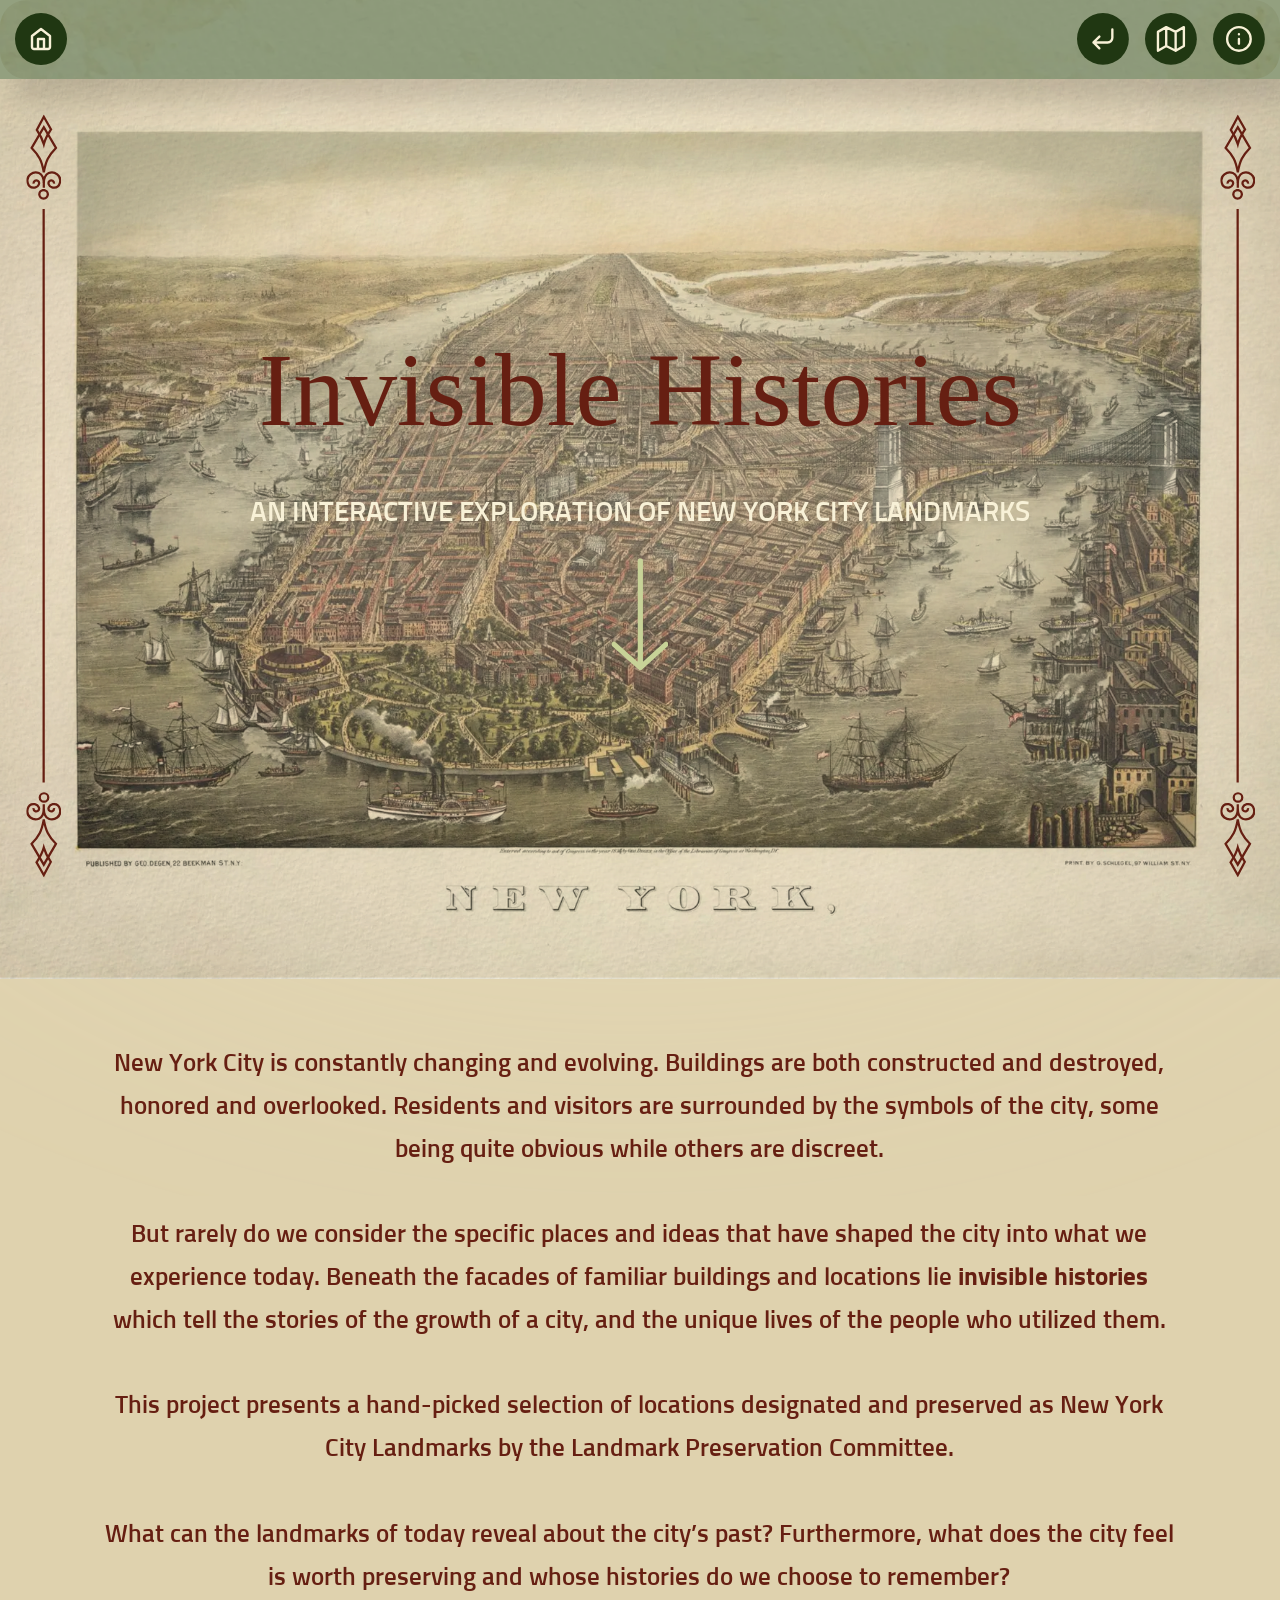
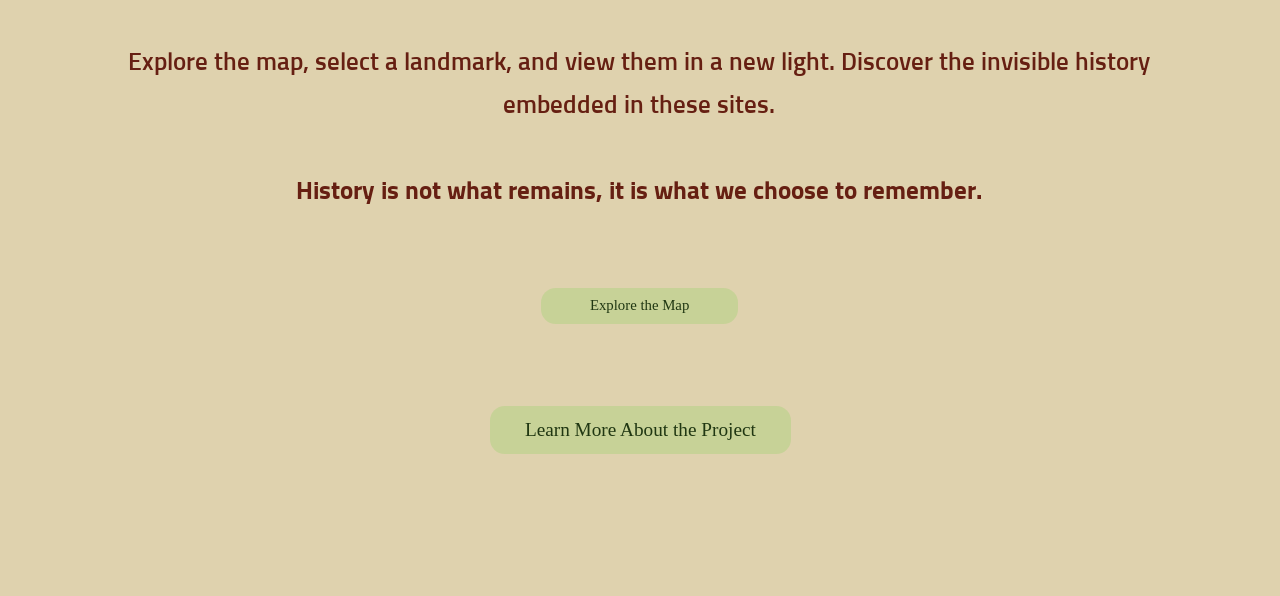
<file: index.html>
<!doctype html>
<html lang="en">
<head>
<meta charset="utf-8">
<meta name="viewport" content="width=device-width, initial-scale=1">
<title>Invisible Histories</title>
<link rel="preconnect" href="https://fonts.googleapis.com">
<link href="https://fonts.googleapis.com/css2?family=IM+Fell+Great+Primer:ital@0;1&family=IM+Fell+Great+Primer+SC&family=Inter:wght@400;600&family=Sunflower:wght@300;500;700&display=swap" rel="stylesheet">
<link href="https://api.mapbox.com/mapbox-gl-js/v3.9.4/mapbox-gl.css" rel="stylesheet">
<link href="css/figma.css" rel="stylesheet">
<link href="css/style.css" rel="stylesheet">
</head>
<body>
<nav class="nav z" aria-label="Site">
  <button class="nb home" data-go="" aria-label="Home"><img src="img/home.svg" alt=""></button>
  <button class="nb back" id="backBtn" aria-label="Back"><img src="img/nav-back.svg" alt=""></button>
  <button class="nb map" data-go="map" aria-label="Map"><img src="img/nav-map.svg" alt=""></button>
  <button class="nb info" data-go="info" aria-label="Info"><img src="img/nav-info.svg" alt=""></button>
</nav>

<!-- 01 Start -->
<main id="v-start" class="view">
  <div class="start z">
    <img class="abs" src="img/hero.webp" alt="1873 bird's-eye lithograph of New York by George Schlegel" style="left:-13px;top:44px;width:1751px;height:1278px;object-fit:cover">
    <img class="abs mult" src="img/tex4.webp" alt="" style="left:-122px;top:-40px;width:1969px;height:1362px;object-fit:cover;opacity:.4">
    <div class="abs mult" style="left:-59px;top:77px;width:1844px;height:1245px;overflow:hidden;opacity:.5"><img src="img/tex3.webp" alt="" style="position:absolute;left:0;top:-1.58%;width:100%;height:101.59%"></div>
    <img class="abs" src="img/ellipse.svg" alt="" style="left:-466.9px;top:-234px;width:2647.9px;height:1848.1px">
    <div class="orn" style="left:37px"><img src="img/ornL.svg" alt=""></div>
    <div class="orn" style="left:1650px"><img src="img/ornR.svg" alt=""></div>
    <h1 class="title">Invisible Histories</h1>
    <p class="sub">AN INTERACTIVE EXPLORATION OF NEW YORK CITY LANDMARKS</p>
    <a class="down" href="#intro" aria-label="Scroll to introduction"><img src="img/arrow.svg" alt=""></a>
    <div class="intro" id="intro">
      <p>New York City is constantly changing and evolving. Buildings are both constructed and destroyed, honored and overlooked. Residents and visitors are surrounded by the symbols of the city, some being quite obvious while others are discreet.</p>
      <p>But rarely do we consider the specific places and ideas that have shaped the city into what we experience today. Beneath the facades of familiar buildings and locations lie <b>invisible histories</b> which tell the stories of the growth of a city, and the unique lives of the people who utilized them.</p>
      <p>This project presents a hand-picked selection of locations designated and preserved as New York City Landmarks by the Landmark Preservation Committee.</p>
      <p>What can the landmarks of today reveal about the city’s past? Furthermore, what does the city feel is worth preserving and whose histories do we choose to remember?</p>
      <p>Explore the map, select a landmark, and view them in a new light. Discover the invisible history embedded in these sites.</p>
      <p><b>History is not what remains, it is what we choose to remember.</b></p>
    </div>
    <a class="btn" href="#map" style="left:731px;top:2549px;width:265px;height:48px;font-size:20px">Explore the Map</a>
    <a class="btn" href="#info" style="left:661px;top:2708px;width:407px;height:65px">Learn More About the Project</a>
  </div>
</main>

<!-- 02–15 Map (single Mapbox instance) -->
<main id="v-map" class="view">
  <div id="map" role="region" aria-label="Map of selected NYC landmarks"></div>
  <div id="card" class="card z" hidden></div>
  <section id="tip" class="tip z" role="dialog" aria-labelledby="tipH" hidden>
    <button type="button" aria-label="Close instructions">&times;</button>
    <h2 id="tipH">Explore the map</h2>
    <p>Click on a landmark to begin your journey.</p>
    <ul>
      <li>Drag to move around, scroll or use + / − to zoom.</li>
      <li>Hover over a photo and choose <b>Travel Here</b> to step into its history.</li>
      <li>Or pick a site from the Landmarks list.</li>
    </ul>
  </section>
  <section id="list" class="list z" aria-label="Landmark list">
    <h2>Landmarks</h2>
    <ol id="listItems"></ol>
  </section>
</main>

<!-- Landmark detail pages (Pass 2) -->
<main id="v-detail" class="view"><div id="detail" class="z"></div></main>

<!-- 17 Info (Pass 2) -->
<main id="v-info" class="view"><div class="z"><div id="infoBox"></div></div></main>

<div id="warp" aria-hidden="true"></div>
<script src="https://api.mapbox.com/mapbox-gl-js/v3.9.4/mapbox-gl.js"></script>
<script src="js/config.js"></script>
<script src="js/app.js"></script>
</body>
</html>
</file>
<file: css/style.css>
:root{--cream:#dfd2ae;--ivory:#f8f1d7;--rust:#661f12;--sage:#93a07f;--pale:#c7d297;--forest:#203712;--z:1}
*{box-sizing:border-box}
html,body{margin:0;background:var(--cream);color:var(--rust);font-family:Sunflower,sans-serif}
.z{zoom:var(--z)}
.abs{position:absolute}
.mult{mix-blend-mode:multiply}
.view{display:none}
.view.on{display:block}
:focus-visible{outline:3px solid #f8f1d7;outline-offset:3px;box-shadow:0 0 0 6px var(--forest)}

/* Nav */
.nav{position:fixed;top:0;left:0;width:1728px;height:106px;z-index:20;background:var(--nav,var(--sage));transition:background .4s;box-shadow:19px 29px 36px rgba(0,0,0,.14)}
.nav::before{content:"";position:absolute;inset:0;background:url(../img/paper.webp) center/cover;mix-blend-mode:multiply;opacity:.7;border-radius:36px}
.nb{position:absolute;top:18px;width:70px;height:70px;padding:0;border:0;border-radius:50%;background:none;cursor:pointer;transition:transform .2s}
.nb:hover{transform:scale(1.07)}
.nb img{width:70px;height:70px;display:block}
.nb.home{left:20px;top:18px;background:var(--ink,var(--forest));transition:background .4s,transform .2s;display:grid;place-items:center}
.nb.home img{width:32px;height:32px}
.nb.back{left:1454px}.nb.map{left:1546px}.nb.info{left:1638px}

/* Start */
.start{position:relative;width:1728px;height:2964px;overflow:hidden;background:var(--cream)}
.orn{position:absolute;top:157px;width:43.666px;height:1024px}
.orn img{position:absolute;left:50%;top:50%;width:1030.35px;height:46.66px;transform:translate(-50%,-50%) rotate(90deg)}
.title{position:absolute;left:864.5px;top:447px;width:1293px;transform:translateX(-50%);margin:0;font:400 140px/normal "IM Fell Great Primer SC",serif;color:var(--rust);text-align:center}
.sub{position:absolute;left:864px;top:661px;width:1134px;transform:translateX(-50%);margin:0;font-weight:500;font-size:38px;line-height:1.7;color:var(--ivory);text-align:center}
.down{position:absolute;left:828.9px;top:757px;width:70.2px;height:144.6px}
.down img{position:absolute;left:50%;top:50%;width:151.74px;height:77px;transform:translate(-50%,-50%) rotate(-90deg)}
.down:hover{transform:translateY(6px);transition:transform .2s}
.intro{position:absolute;left:863px;top:1408px;width:1450px;transform:translateX(-50%);font-weight:500;font-size:34px;line-height:1.7;text-align:center}
.intro p{margin:0 0 57.8px}
.intro b{font-weight:700}
.btn{position:absolute;display:grid;place-items:center;background:var(--pale);border-radius:20px;color:var(--forest);font:400 26px/1.7 "IM Fell Great Primer SC",serif;text-decoration:none;transition:filter .2s,transform .2s}
.btn:hover{filter:brightness(.93);transform:translateY(-2px)}

/* Map */
#v-map.on{position:fixed;inset:0}
#map{position:absolute;inset:0}
.mk{width:42px;height:63px;padding:0;border:0;background:none;cursor:pointer}
.mk .pin{display:block;width:42px;height:63px;transition:transform .2s;transform-origin:50% 100%}
.mk svg{display:block;width:100%;height:100%}
.mk:hover .pin,.mk:focus-visible .pin{transform:scale(1.18)}
.mk.sel{z-index:2}
.mk.sel .pin{transform:scale(1.45)}
.mk .lbl{position:absolute;left:50%;top:100%;transform:translateX(-50%);white-space:nowrap;font:600 15px Inter,system-ui,sans-serif;color:#3f3c34;text-shadow:0 0 3px #fff,0 0 3px #fff;pointer-events:none;opacity:0;transition:opacity .2s}
.mk:hover .lbl,.mk:focus-visible .lbl,.mk.sel .lbl{opacity:1}
.mk.sel .lbl{font-size:16px;top:calc(100% + 4px)}
.list .dot{display:inline-block;width:12px;height:12px;border-radius:50%;margin-right:8px;vertical-align:-1px;border:1px solid rgba(0,0,0,.25)}

.card{position:absolute;left:120px;border-radius:36px;overflow:hidden;box-shadow:20px 40px 50px rgba(0,0,0,.25);display:block;cursor:pointer;background:#fff;opacity:0;transform:translateY(12px);transition:opacity .45s,transform .45s}
.card[hidden]{display:none}
.card.show{opacity:1;transform:none}
.card.border{border:1px solid #000}
.card .ly{position:absolute;overflow:hidden}
.card .ly>img{position:absolute;max-width:none}
.card .tex{position:absolute;inset:0;background:url(../img/paper.webp) center/cover;mix-blend-mode:multiply;opacity:.7}
.card .hov{position:absolute;inset:0;opacity:0;transition:opacity .35s}
.card:hover .hov,.card:focus-visible .hov{opacity:1}
.card .go{position:absolute;inset:0;display:grid;place-items:center;font:400 64px "IM Fell Great Primer",serif;color:#fff;text-shadow:0 2px 12px rgba(0,0,0,.35)}

.list{position:absolute;right:28px;bottom:28px;width:340px;background:rgba(248,241,215,.94);border-radius:20px;padding:14px 18px;box-shadow:19px 29px 36px rgba(0,0,0,.14)}
.list h2{margin:0 0 6px;font:400 24px "IM Fell Great Primer SC",serif;color:var(--forest)}
.list ol{margin:0;padding-left:22px}
.list button{background:none;border:0;padding:3px 0;font:500 16px Sunflower,sans-serif;color:var(--rust);cursor:pointer;text-align:left}
.list button:hover,.list button[aria-current]{text-decoration:underline}
.mapboxgl-ctrl-top-right{top:calc(122px * var(--z))}

.pad{padding:180px 120px;width:1728px}
.stub{font-size:28px}

/* Figma-rendered detail pages */
.fg{position:relative;overflow:clip;margin:0 auto}
.fg *{box-sizing:border-box;border:0 solid}
.fg p,.fg h1,.fg h2{margin:0}
.fg img,.fg svg{display:block}
.fg button{font:inherit;color:inherit;background:none;padding:0;text-align:inherit}
.fg a{color:inherit}
.fg i.cc{font-style:normal}
.carousel .strip{transition:transform .6s cubic-bezier(.3,.7,.2,1)}
.fg .car-btn{position:absolute;width:var(--ab);height:var(--ab);top:var(--at);display:grid;place-items:center;border-radius:50%;background:var(--ink,#203712);color:#f8f1d7;cursor:pointer;transition:transform .2s,background .2s,filter .2s}
.fg .car-btn:hover{transform:scale(1.1);filter:brightness(1.25)}
.car-btn svg{width:70%;height:70%}
.car-btn.prev{left:var(--ap)}.car-btn.next{left:var(--an)}
.fg .car-btn:disabled{background:color-mix(in srgb,var(--ink,#203712) 28%,#f8f1d7);color:#fff;cursor:default;transform:none;filter:none}
.car-cap{position:absolute;left:var(--cl);top:var(--ct);width:var(--cw);font:500 18px/1.4 Sunflower,sans-serif;color:#203712;text-align:center;opacity:0;transition:opacity .3s}
.exp{cursor:pointer}
.exp>div:nth-child(-n+2){transition:left .55s cubic-bezier(.3,.7,.2,1)}
.exp.open>div:nth-child(-n+2){left:0!important}
.exp>.cc{position:absolute;left:calc(68.59% + 60px);top:50%;transform:translateY(-50%) rotate(180deg);color:#203712;transition:left .55s cubic-bezier(.3,.7,.2,1),transform .55s}
.exp.open>.cc{left:24px;transform:translateY(-50%)}
.exp-body{position:absolute;left:96px;top:56px;width:680px;max-height:488px;overflow:hidden;font:500 28px/1.6 Sunflower,sans-serif;color:#203712;opacity:0;transition:opacity .3s .2s}
.exp.open .exp-body{opacity:1}
.exp-body h3{margin:0 0 16px;font:400 44px "IM Fell Great Primer SC",serif}
.exp-body dl{margin:0;display:grid;grid-template-columns:230px 1fr;gap:6px 18px}
.exp-body dt{font-weight:700}.exp-body dd{margin:0}
/* Info page: Sources + Credits (appended below Figma layout) */
.info-extra{position:relative;padding:9020px 100px 160px;color:var(--rust);font:500 26px/1.6 Sunflower,sans-serif}
.info-extra h2{margin:0 0 24px;text-align:center;font:400 48px/1.7 "IM Fell Great Primer SC",serif}
.info-blank{height:200px}
.credits{display:grid;grid-template-columns:420px 1fr;gap:18px 40px;margin:0}
.credits dt{font-weight:700}.credits dd{margin:0}
.credits a{color:#94341b}
.credits-note{margin-top:40px;font-size:22px;opacity:.8}
/* decorative Figma layers never block interaction */
.fg *{pointer-events:none}
.fg .carousel,.fg .carousel *,.fg .exp,.fg .exp *,.fg a,.fg .info-extra,.fg .info-extra *{pointer-events:auto}
.fg .cap-img,.fg .cap-host{pointer-events:auto;outline-offset:4px}
.img-cap{position:absolute;left:0;right:0;bottom:0;margin:0;padding:14px 18px;background:rgba(32,55,18,.82);color:#f8f1d7;font:500 20px/1.4 Sunflower,sans-serif;opacity:0;transition:opacity .3s;pointer-events:none}
.img-cap em{font-style:normal;opacity:.85;font-size:17px}
.img-cap.show{opacity:1}
.img-sources h3{margin:10px 0 4px;font:400 28px "IM Fell Great Primer SC",serif}
.img-sources ul{margin:0 0 8px;padding-left:24px;font-size:22px}

.img-cap.placed{right:auto;bottom:auto;padding:0;background:none;color:#203712;font-size:21px;line-height:1.35}
.img-cap.placed em{font-size:18px;opacity:.75}

/* hover affordance on captioned photos */
.fg .cap-img,.fg .carousel .strip>div{cursor:url("data:image/svg+xml,%3Csvg xmlns='http://www.w3.org/2000/svg' width='26' height='32' viewBox='0 0 26 32'%3E%3Cpath d='M2 2 L2 26 L8.5 20 L13 30 L17 28.2 L12.6 18.6 L21.5 18.6 Z' fill='%23fff' stroke='%23203712' stroke-width='2' stroke-linejoin='round'/%3E%3C/svg%3E") 2 2, pointer}
.fg .cap-img{transition:filter .25s}
.fg .cap-img:hover,.fg .cap-img:focus-visible{filter:brightness(1.06) drop-shadow(0 6px 14px rgba(0,0,0,.18))}
.carousel .car-cap{opacity:0}
.carousel:has(.strip:hover) .car-cap,.carousel:focus-within .car-cap{opacity:1}

/* frame transitions */
#warp{position:fixed;inset:0;z-index:50;pointer-events:none;opacity:0;transition-property:opacity;transition-timing-function:ease-in-out;
  background:radial-gradient(ellipse at center,rgba(247,240,211,.55) 0%,rgba(150,120,70,.75) 100%),url(../img/paper.webp) center/cover;background-blend-mode:multiply}
#warp.on{opacity:1}
.card.dive{transform:scale(1.08);opacity:0;transition:transform 1.4s ease-in,opacity 1.2s ease-in}
#detail.arrive{animation:arrive 2.2s cubic-bezier(.2,.7,.2,1) both}
@keyframes arrive{0%{filter:sepia(1) blur(5px) brightness(1.08);transform:scale(1.035)}60%{filter:sepia(.35) blur(0)}100%{filter:none;transform:none}}
@media (prefers-reduced-motion:reduce){#detail.arrive{animation:none}#warp{transition-duration:150ms!important}}

.nb svg{width:70px;height:70px;display:block}
.nb-fill{fill:var(--ink,#203712);transition:fill .4s}
.card{transform-origin:0 50%}
.card.show{transform:scale(var(--k,1))}
.card.dive{transform:scale(calc(var(--k,1) * 1.08))}
/* first-visit tip */
.tip{position:absolute;left:28px;top:132px;width:430px;padding:22px 26px 20px;background:rgba(248,241,215,.96);border-radius:20px;box-shadow:19px 29px 36px rgba(0,0,0,.14);color:var(--forest);font:500 18px/1.5 Sunflower,sans-serif;animation:tipIn .6s ease both}
.tip[hidden]{display:none}
.tip h2{margin:0 0 6px;font:400 30px "IM Fell Great Primer SC",serif}
.tip p{margin:0 0 6px}.tip ul{margin:4px 0 0;padding-left:20px;font-size:16px}
.tip button{position:absolute;right:12px;top:10px;width:36px;height:36px;border:0;border-radius:50%;background:none;color:var(--forest);font-size:26px;line-height:1;cursor:pointer}
.tip button:hover{background:rgba(32,55,18,.1)}
@keyframes tipIn{from{opacity:0;transform:translateY(-8px)}to{opacity:1;transform:none}}
</file>
